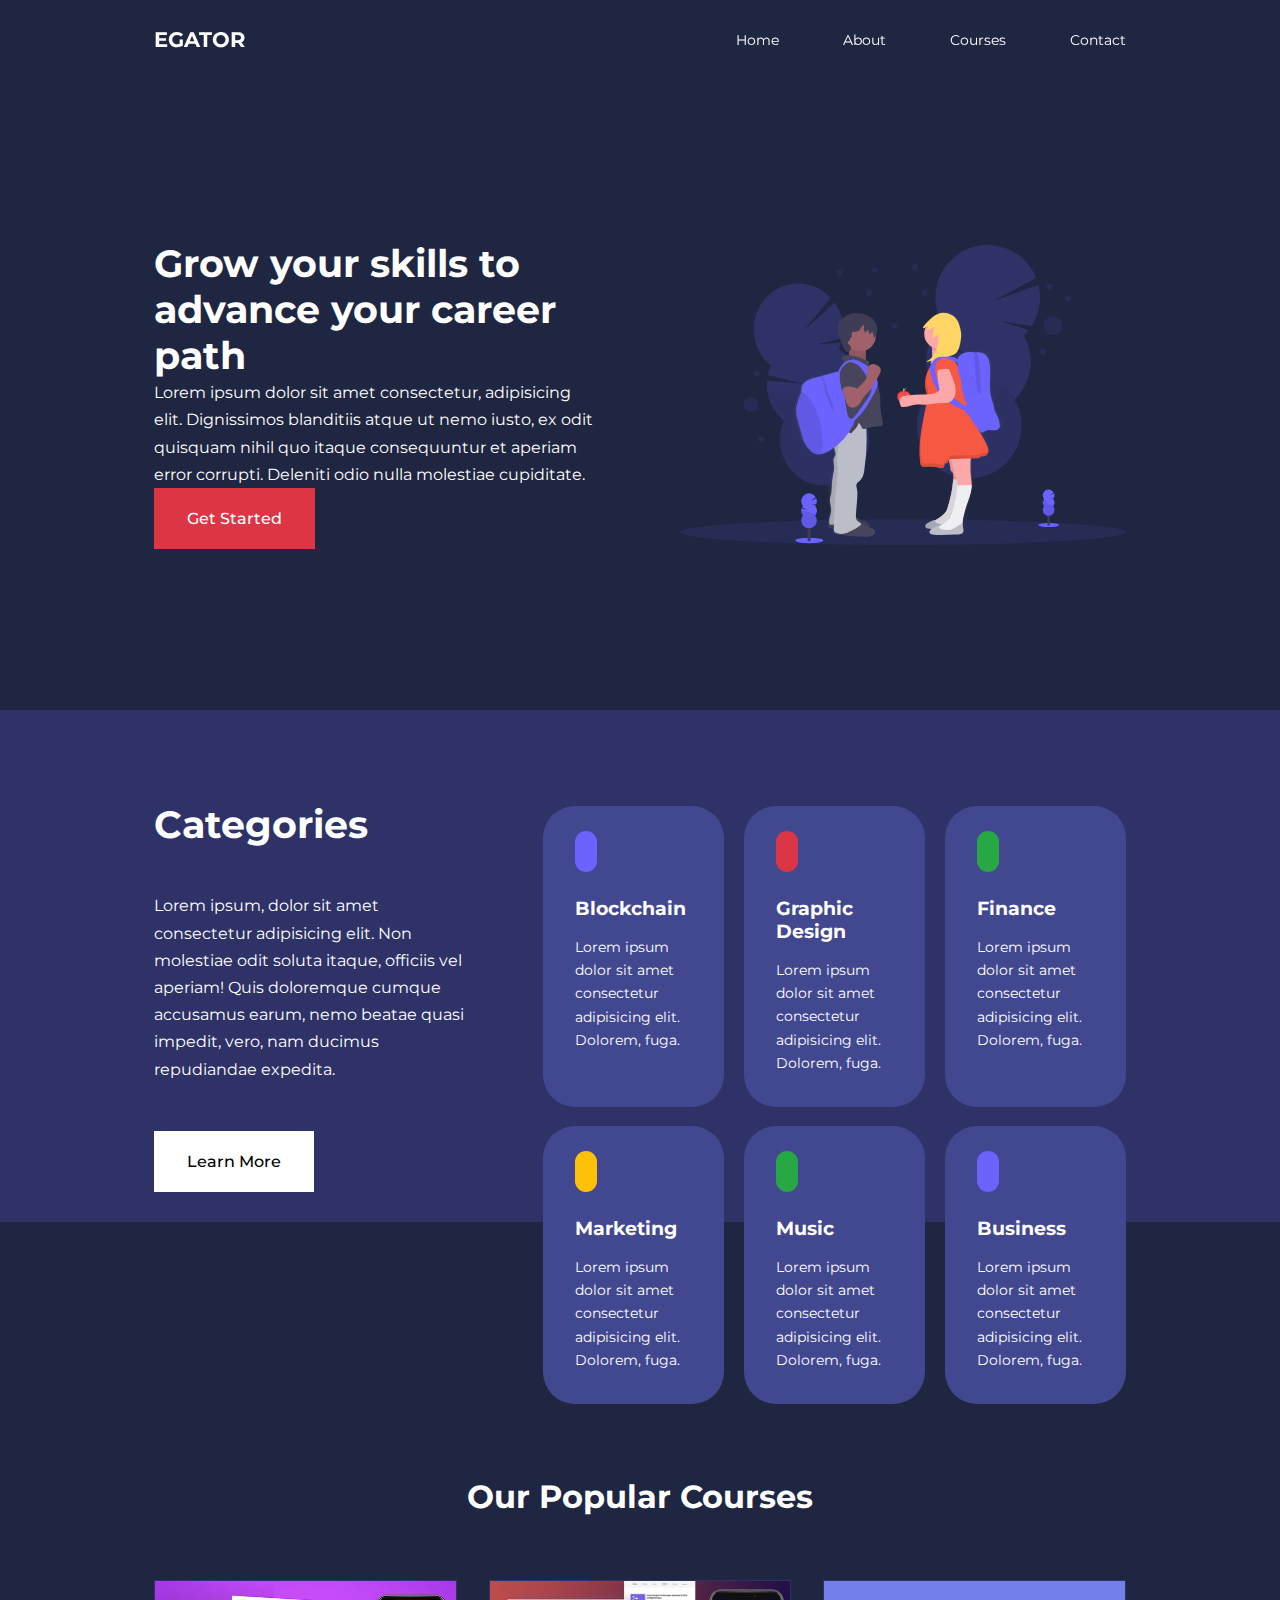
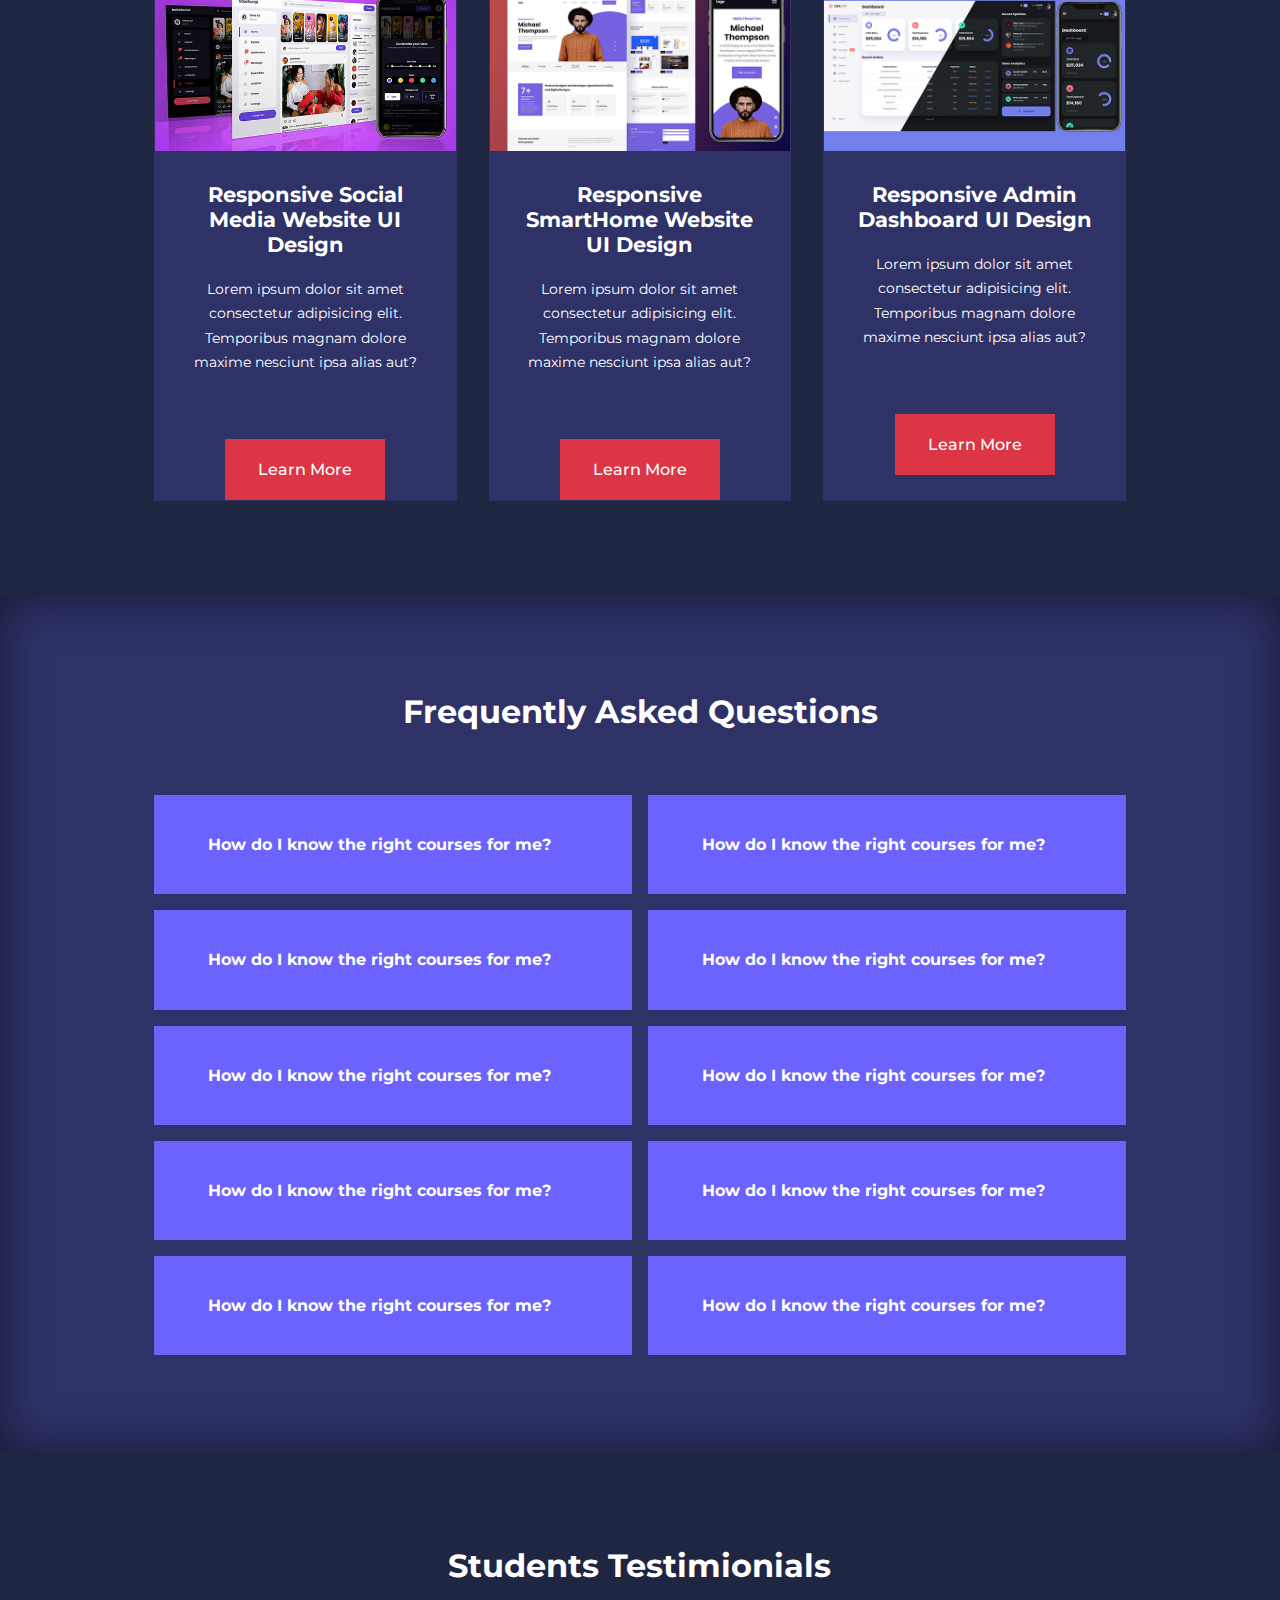
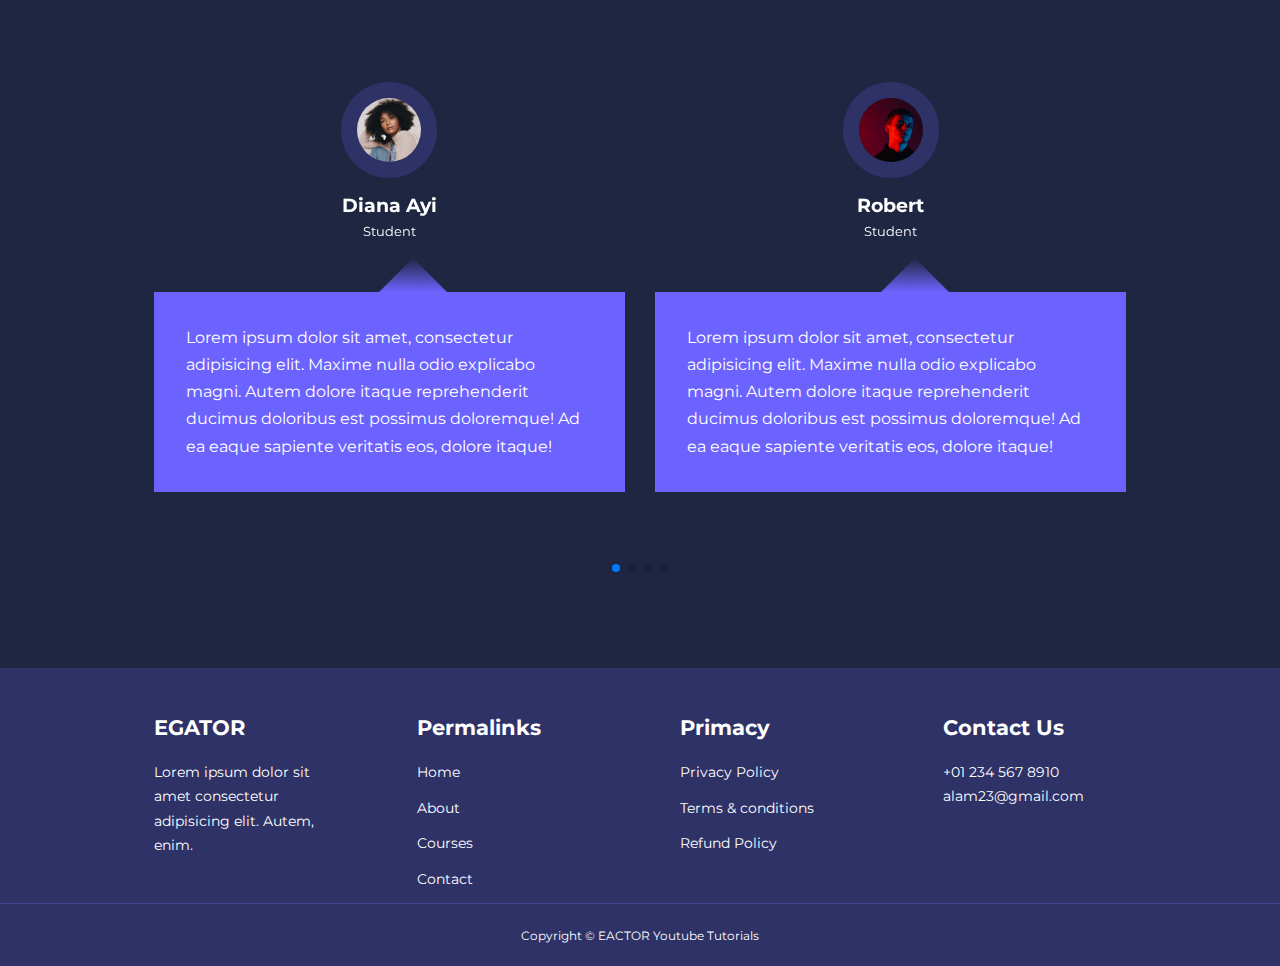
<file: site/index.html>
<!DOCTYPE html>
<html lang="en">
<head>
    <meta charset="UTF-8">
    <meta name="viewport" content="width=device-width, initial-scale=1.0">
    <title>Responsive Multipage Education Website</title>
    <!--FONT-AWESOME-->
    <link rel="stylesheet" href="https://cdnjs.cloudflare.com/ajax/libs/font-awesome/6.5.2/css/all.min.css" 
    integrity="sha512-SnH5WK+bZxgPHs44uWIX+LLJAJ9/2PkPKZ5QiAj6Ta86w+fsb2TkcmfRyVX3pBnMFcV7oQPJkl9QevSCWr3W6A==" 
    crossorigin="anonymous" referrerpolicy="no-referrer" />
    <!--GOOGLE-FONTS-->
    <link rel="preconnect" href="https://fonts.googleapis.com">
    <link rel="preconnect" href="https://fonts.gstatic.com" crossorigin>
    <link href="https://fonts.googleapis.com/css2?family=Montserrat:ital,wght@0,100..900;1,100..900&display=swap" rel="stylesheet">
    <!--SWIPER-JS-->
    <link
  rel="stylesheet"
  href="https://cdn.jsdelivr.net/npm/swiper@11/swiper-bundle.min.css"/>

    <link rel="stylesheet" href="css\style.css">
</head>
<body>
    <nav>
        <div class="container nav__container">
            <a href="index.html"><h4>EGATOR</h4></a>
            <ul class="nav__menu">
                <li><a href="index.html">Home</a></li>
                <li><a href="about.html">About</a></li>
                <li><a href="courses.html">Courses</a></li>
                <li><a href="contact.html">Contact</a></li>
            </ul>
            <button id="open-menu-btn"><i class="fa-solid fa-bars"></i></button>
            <button id="close-menu-btn"><i class="fa-solid fa-xmark"></i></button>
        </div>
    </nav>
    <!--END OF NAVBAR-->
    <header>
        <div class="container header__container">
            <div class="header__left">
                <h1>Grow your skills to advance your career path</h1>
                <p>Lorem ipsum dolor sit amet consectetur, adipisicing elit. 
                    Dignissimos blanditiis atque ut nemo iusto, 
                    ex odit quisquam nihil quo itaque consequuntur et aperiam error 
                    corrupti. Deleniti odio nulla molestiae cupiditate.
                </p>
                <a href="courses.html" class="btn btn-primary">Get Started</a>
            </div>
            <div class="header__right">
                <div class="header__right-image">
                    <img src="images\header.svg">
                </div>
            </div>
        </div>
    </header>
    <!--END OF HEADER-->

    <section class="categories">
        <div class="container categories__container">
            <div class="categories__left">
                <h1>Categories</h1>
                <p>Lorem ipsum, dolor sit amet consectetur adipisicing elit.
                     Non molestiae odit soluta itaque, officiis vel aperiam!
                      Quis doloremque cumque accusamus earum, nemo beatae 
                      quasi impedit, vero, nam ducimus repudiandae expedita.
                </p>
                <a href="#" class="btn">Learn More</a>
            </div>

            <div class="categories__right">
                <article class="category">
                    <span class="category__icon"><i class="fa-brands fa-bitcoin"></i></span>
                    <h5>Blockchain</h5>
                    <p>Lorem ipsum dolor sit amet consectetur adipisicing elit. Dolorem, fuga.</p>
                </article>

                <article class="category">
                    <span class="category__icon"><i class="fa-solid fa-palette"></i></span>
                    <h5>Graphic Design</h5>
                    <p>Lorem ipsum dolor sit amet consectetur adipisicing elit. Dolorem, fuga.</p>
                </article>

                <article class="category">
                    <span class="category__icon"><i class="fa-solid fa-circle-dollar-to-slot"></i></span>
                    <h5>Finance</h5>
                    <p>Lorem ipsum dolor sit amet consectetur adipisicing elit. Dolorem, fuga.</p>
                </article>

                <article class="category">
                    <span class="category__icon"><i class="fa-solid fa-bullhorn"></i></span>
                    <h5>Marketing</h5>
                    <p>Lorem ipsum dolor sit amet consectetur adipisicing elit. Dolorem, fuga.</p>
                </article>

                <article class="category">
                    <span class="category__icon"><i class="fa-solid fa-music"></i></i></span>
                    <h5>Music</h5>
                    <p>Lorem ipsum dolor sit amet consectetur adipisicing elit. Dolorem, fuga.</p>
                </article>

                <article class="category">
                    <span class="category__icon"><i class="fa-solid fa-business-time"></i></span>
                    <h5>Business</h5>
                    <p>Lorem ipsum dolor sit amet consectetur adipisicing elit. Dolorem, fuga.</p>
                </article>

            </div>
        </div>
    </section>
    <!--END OF CATEGORIES-->


<section class="courses">
    <h2>Our Popular Courses</h2>
    <div class="container courses__container">
        <article class="course">
            <div class="course__image">
                <img src="images\course1.jpg">
            </div>
            <div class="course__info">
                <h4>Responsive Social Media Website UI Design</h4>
            <p>Lorem ipsum dolor sit amet consectetur adipisicing elit. Temporibus magnam dolore
                 maxime nesciunt ipsa alias aut?
            </p>
            </div>
            <a href="courses.html" class="btn btn-primary".>Learn More</a>
        </article>

        <article class="course">
            <div class="course__image">
                <img src="images\course2.jpg">
            </div>
            <div class="course__info">
                <h4>Responsive SmartHome Website UI Design</h4>
            <p>Lorem ipsum dolor sit amet consectetur adipisicing elit. Temporibus magnam dolore
                 maxime nesciunt ipsa alias aut?
            </p>
            </div>
            <a href="courses.html" class="btn btn-primary".>Learn More</a>
        </article>

        <article class="course">
            <div class="course__image">
                <img src="images\course3.jpg">
            </div>
            <div class="course__info">
                <h4>Responsive Admin Dashboard UI Design</h4>
            <p>Lorem ipsum dolor sit amet consectetur adipisicing elit. Temporibus magnam dolore
                 maxime nesciunt ipsa alias aut?
            </p>
            </div>
            <a href="courses.html" class="btn btn-primary".>Learn More</a>
        </article>

    </div>
</section>

<!---------END OF COURSES --------->

<section class="faqs">
    <h2>Frequently Asked Questions</h2>
    <div class="container faqs__container">
        <article class="faq">
           <div class="faq__icon"><i class="fa-solid fa-plus"></i></div>
           <div class="question__answer">
            <h4>How do I know the right courses for me?</h4>
            <p>Lorem ipsum, dolor sit amet consectetur adipisicing elit. Velit, perferendis quos expedita dignissimos, earum veniam accusamus consectetur reprehenderit eum blanditiis doloremque veritatis voluptate 
                tempora provident inventore ab, consequuntur animi 
                molestiae.
            </p>
           </div>
        </article>

        <article class="faq">
            <div class="faq__icon"><i class="fa-solid fa-plus"></i></div>
            <div class="question__answer">
             <h4>How do I know the right courses for me?</h4>
             <p>Lorem ipsum, dolor sit amet consectetur adipisicing elit. Velit, perferendis quos expedita dignissimos, earum veniam accusamus consectetur reprehenderit eum blanditiis doloremque veritatis voluptate 
                 tempora provident inventore ab, consequuntur animi 
                 molestiae.
             </p>
            </div>
         </article>

         <article class="faq">
            <div class="faq__icon"><i class="fa-solid fa-plus"></i></div>
            <div class="question__answer">
             <h4>How do I know the right courses for me?</h4>
             <p>Lorem ipsum, dolor sit amet consectetur adipisicing elit. Velit, perferendis quos expedita dignissimos, earum veniam accusamus consectetur reprehenderit eum blanditiis doloremque veritatis voluptate 
                 tempora provident inventore ab, consequuntur animi 
                 molestiae.
             </p>
            </div>
         </article>

         <article class="faq">
            <div class="faq__icon"><i class="fa-solid fa-plus"></i></div>
            <div class="question__answer">
             <h4>How do I know the right courses for me?</h4>
             <p>Lorem ipsum, dolor sit amet consectetur adipisicing elit. Velit, perferendis quos expedita dignissimos, earum veniam accusamus consectetur reprehenderit eum blanditiis doloremque veritatis voluptate 
                 tempora provident inventore ab, consequuntur animi 
                 molestiae.
             </p>
            </div>
         </article>

         <article class="faq">
            <div class="faq__icon"><i class="fa-solid fa-plus"></i></div>
            <div class="question__answer">
             <h4>How do I know the right courses for me?</h4>
             <p>Lorem ipsum, dolor sit amet consectetur adipisicing elit. Velit, perferendis quos expedita dignissimos, earum veniam accusamus consectetur reprehenderit eum blanditiis doloremque veritatis voluptate 
                 tempora provident inventore ab, consequuntur animi 
                 molestiae.
             </p>
            </div>
         </article>

         <article class="faq">
            <div class="faq__icon"><i class="fa-solid fa-plus"></i></div>
            <div class="question__answer">
             <h4>How do I know the right courses for me?</h4>
             <p>Lorem ipsum, dolor sit amet consectetur adipisicing elit. Velit, perferendis quos expedita dignissimos, earum veniam accusamus consectetur reprehenderit eum blanditiis doloremque veritatis voluptate 
                 tempora provident inventore ab, consequuntur animi 
                 molestiae.
             </p>
            </div>
         </article>

         <article class="faq">
            <div class="faq__icon"><i class="fa-solid fa-plus"></i></div>
            <div class="question__answer">
             <h4>How do I know the right courses for me?</h4>
             <p>Lorem ipsum, dolor sit amet consectetur adipisicing elit. Velit, perferendis quos expedita dignissimos, earum veniam accusamus consectetur reprehenderit eum blanditiis doloremque veritatis voluptate 
                 tempora provident inventore ab, consequuntur animi 
                 molestiae.
             </p>
            </div>
         </article>

         <article class="faq">
            <div class="faq__icon"><i class="fa-solid fa-plus"></i></div>
            <div class="question__answer">
             <h4>How do I know the right courses for me?</h4>
             <p>Lorem ipsum, dolor sit amet consectetur adipisicing elit. Velit, perferendis quos expedita dignissimos, earum veniam accusamus consectetur reprehenderit eum blanditiis doloremque veritatis voluptate 
                 tempora provident inventore ab, consequuntur animi 
                 molestiae.
             </p>
            </div>
         </article>

         <article class="faq">
            <div class="faq__icon"><i class="fa-solid fa-plus"></i></div>
            <div class="question__answer">
             <h4>How do I know the right courses for me?</h4>
             <p>Lorem ipsum, dolor sit amet consectetur adipisicing elit. Velit, perferendis quos expedita dignissimos, earum veniam accusamus consectetur reprehenderit eum blanditiis doloremque veritatis voluptate 
                 tempora provident inventore ab, consequuntur animi 
                 molestiae.
             </p>
            </div>
         </article>

         <article class="faq">
            <div class="faq__icon"><i class="fa-solid fa-plus"></i></div>
            <div class="question__answer">
             <h4>How do I know the right courses for me?</h4>
             <p>Lorem ipsum, dolor sit amet consectetur adipisicing elit. Velit, perferendis quos expedita dignissimos, earum veniam accusamus consectetur reprehenderit eum blanditiis doloremque veritatis voluptate 
                 tempora provident inventore ab, consequuntur animi 
                 molestiae.
             </p>
            </div>
         </article>

        
    </div>
</section>

<!--END OF FAQ-->

    <section class="container testimonial__container mySwiper">
        <h2>Students Testimionials</h2>
        <div class="swiper-wrapper">
        <article class="testimonial swiper-slide">
            <div class="avatar">
                <img src="images\avatar1.jpg">
            </div>
            <div class="testimonial__info">
                <h5>Diana Ayi</h5>
                <small>Student</small>
            </div>
            <div class="testimonial__body">
                <p>Lorem ipsum dolor sit amet, consectetur adipisicing elit. 
                    Maxime nulla odio explicabo magni. Autem dolore itaque 
                    reprehenderit ducimus doloribus est possimus doloremque!
                     Ad ea eaque sapiente veritatis eos, dolore itaque!
                </p>
            </div>
        </article>
    
        <article class="testimonial swiper-slide">
            <div class="avatar">
                <img src="images\avatar2.jpg">
            </div>
            <div class="testimonial__info">
                <h5>Robert</h5>
                <small>Student</small>
            </div>
            <div class="testimonial__body">
                <p>Lorem ipsum dolor sit amet, consectetur adipisicing elit. 
                    Maxime nulla odio explicabo magni. Autem dolore itaque 
                    reprehenderit ducimus doloribus est possimus doloremque!
                     Ad ea eaque sapiente veritatis eos, dolore itaque!
                </p>
            </div>
        </article>

        <article class="testimonial swiper-slide">
            <div class="avatar">
                <img src="images\avatar4.jpg">
            </div>
            <div class="testimonial__info">
                <h5>Eva</h5>
                <small>Student</small>
            </div>
            <div class="testimonial__body">
                <p>Lorem ipsum dolor sit amet, consectetur adipisicing elit. 
                    Maxime nulla odio explicabo magni. Autem dolore itaque 
                    reprehenderit ducimus doloribus est possimus doloremque!
                     Ad ea eaque sapiente veritatis eos, dolore itaque!
                </p>
            </div>
        </article>

        <article class="testimonial swiper-slide">
            <div class="avatar">
                <img src="images\avatar5.jpg">
            </div>
            <div class="testimonial__info">
                <h5>Katty</h5>
                <small>Student</small>
            </div>
            <div class="testimonial__body">
                <p>Lorem ipsum dolor sit amet, consectetur adipisicing elit. 
                    Maxime nulla odio explicabo magni. Autem dolore itaque 
                    reprehenderit ducimus doloribus est possimus doloremque!
                     Ad ea eaque sapiente veritatis eos, dolore itaque!
                </p>
            </div>
        </article>

        <article class="testimonial swiper-slide">
            <div class="avatar">
                <img src="images\avatar6.jpg">
            </div>
            <div class="testimonial__info">
                <h5>Emma</h5>
                <small>Student</small>
            </div>
            <div class="testimonial__body">
                <p>Lorem ipsum dolor sit amet, consectetur adipisicing elit. 
                    Maxime nulla odio explicabo magni. Autem dolore itaque 
                    reprehenderit ducimus doloribus est possimus doloremque!
                     Ad ea eaque sapiente veritatis eos, dolore itaque!
                </p>
            </div>
        </article>
        </div>
        <div class="swiper-pagination"></div>   
    </section>

    <!--END OF TESTIMONINALS-->

    <footer class="footer">
        <div class="container footer__container">
            <div class="footer__1">
                <a href="index.html" class="footer__logo"><h4>EGATOR</h4></a>
                <p>
                    Lorem ipsum dolor sit amet consectetur adipisicing elit. Autem, enim.
                </p>
            </div>
       

        <div class="footer__2">
            <h4>Permalinks</h4>
            <ul class="Permalinks">
                <li><a href="index.html">Home</a></li>
                <li><a href="about.html">About</a></li>
                <li><a href="courses.html">Courses</a></li>
                <li><a href="contact.html">Contact</a></li>
            </ul>
        </div>

        <div class="footer3">
            <h4>Primacy</h4>
            <ul class="primary">
                <li>Privacy Policy</li>
                <li>Terms & conditions</li>
                <li>Refund Policy</li>
                
            </ul>
        </div>


        <div class="footer__4">
            <h4>Contact Us</h4>
            <div>
                <p>+01 234 567 8910</p>
                <p>alam23@gmail.com</p>
            </div>
        

        <ul class="footer__socials">
            <li>
                <a href="#"><i class="fa-brands fa-facebook"></i></a>
            </li>
            <li>
                <a href="#"><i class="fa-brands fa-instagram"></i></a>
            </li>
            <li>
                <a href="#"><i class="fa-brands fa-twitter"></i></a>
            </li>
            <li>
                <a href="#"><i class="fa-brands fa-linkedin"></i></a>
            </li>
        </ul>
    </div>

    </div>
    <div class="footer__copyright">
        <small>Copyright &copy; EACTOR Youtube Tutorials</small>
</div>
    </footer>

    <script src="https://cdn.jsdelivr.net/npm/swiper@11/swiper-bundle.min.js"></script>
    <script src="./main.js"></script>
    <script>
        var swiper = new Swiper(".mySwiper", {
          slidesPerView: 1,
          spaceBetween: 30,
          pagination: {
            el: ".swiper-pagination",
            clickable: true,
          },
          //when window width is >=600px
          breakpoints:{
            600:{
                slidesPerView:2
            }
          }


        });
      </script>
</body>
</html>
</file>
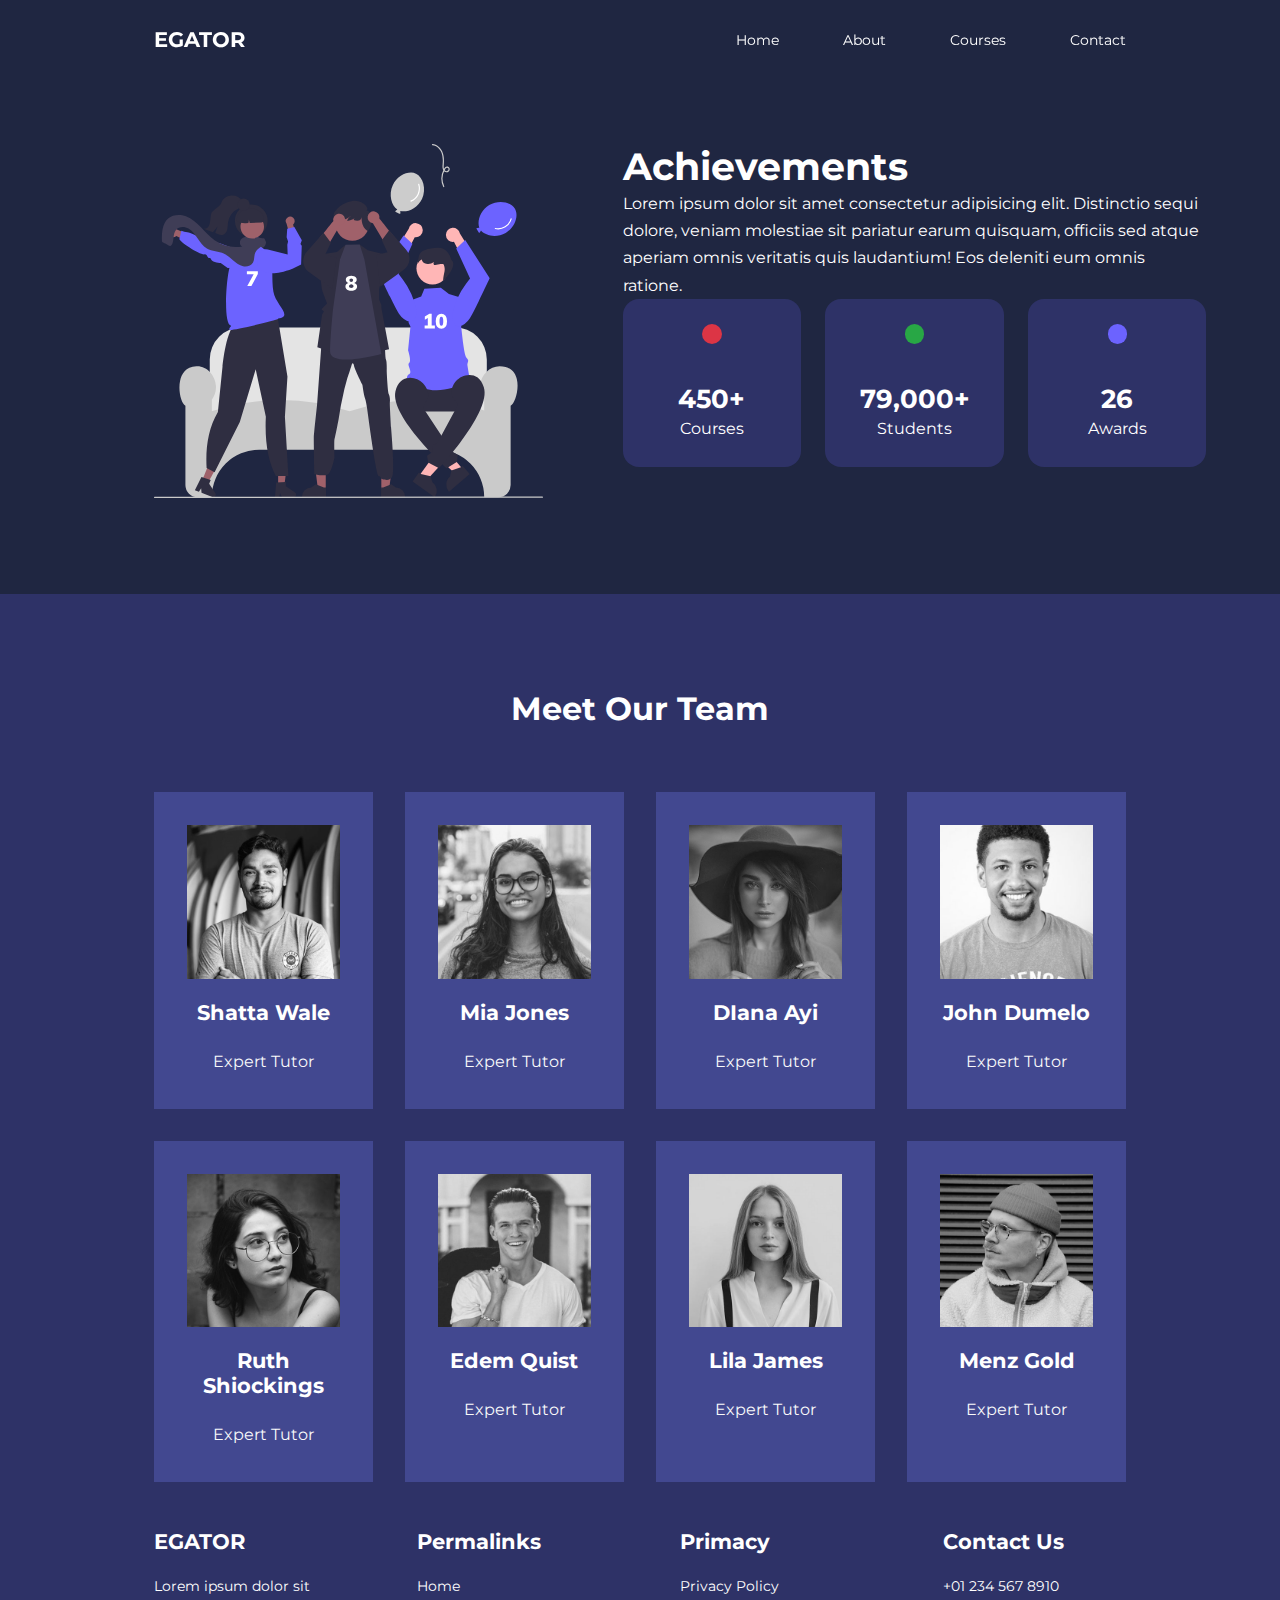
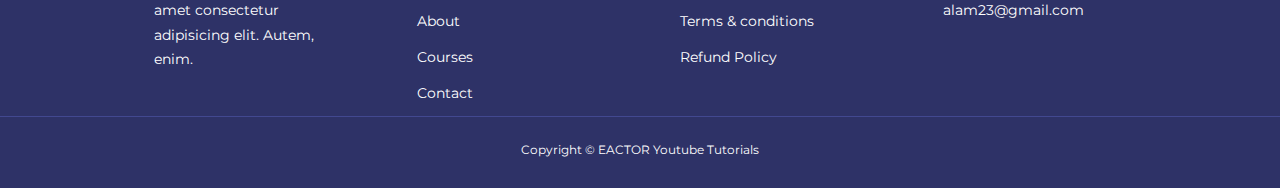
<file: site/about.html>
<!DOCTYPE html>
<html lang="en">
<head>
    <meta charset="UTF-8">
    <meta name="viewport" content="width=device-width, initial-scale=1.0">
    <title>Responsive Multipage Education Website</title>
    <!--FONT-AWESOME-->
    <link rel="stylesheet" href="https://cdnjs.cloudflare.com/ajax/libs/font-awesome/6.5.2/css/all.min.css" 
    integrity="sha512-SnH5WK+bZxgPHs44uWIX+LLJAJ9/2PkPKZ5QiAj6Ta86w+fsb2TkcmfRyVX3pBnMFcV7oQPJkl9QevSCWr3W6A==" 
    crossorigin="anonymous" referrerpolicy="no-referrer" />
    <!--GOOGLE-FONTS-->
    <link rel="preconnect" href="https://fonts.googleapis.com">
    <link rel="preconnect" href="https://fonts.gstatic.com" crossorigin>
    <link href="https://fonts.googleapis.com/css2?family=Montserrat:ital,wght@0,100..900;1,100..900&display=swap" rel="stylesheet">
    <!--SWIPER-JS-->
    <link
  rel="stylesheet"
  href="https://cdn.jsdelivr.net/npm/swiper@11/swiper-bundle.min.css"/>

    <link rel="stylesheet" href="css\style.css">
    <link rel="stylesheet" href="css\about.css">
</head>
<body>
    <nav>
        <div class="container nav__container">
            <a href="index.html"><h4>EGATOR</h4></a>
            <ul class="nav__menu">
                <li><a href="index.html">Home</a></li>
                <li><a href="about.html">About</a></li>
                <li><a href="courses.html">Courses</a></li>
                <li><a href="contact.html">Contact</a></li>
            </ul>
            <button id="open-menu-btn"><i class="fa-solid fa-bars"></i></button>
            <button id="close-menu-btn"><i class="fa-solid fa-xmark"></i></button>
        </div>
    </nav>
    <!--END OF NAVBAR-->
    <section class="about__achievements">
        <div class="container about__achievements-container">
            <div class="about__achievements-left">
                <img src="images\about achievements.svg">
            </div>
            <div class="about__achievements-right">
                <h1>Achievements</h1>
                <p>Lorem ipsum dolor sit amet consectetur adipisicing elit. 
                    Distinctio sequi dolore, veniam molestiae sit pariatur earum quisquam,
                     officiis sed atque aperiam omnis veritatis quis laudantium! Eos deleniti 
                     eum omnis ratione.
                </p>
                <div class="achievements__cards">
                    <article class="achievement__card">
                        <span class="achievement__icon">
                            <i class="fa-solid fa-video"></i>
                        </span>
                            <h3>450+</h3>
                            <p>Courses</p>
                        
                    </article>

                    <article class="achievement__card">
                        <span class="achievement__icon">
                            <i class="fa-solid fa-users"></i>
                        </span>
                            <h3>79,000+</h3>
                            <p>Students</p>
                        
                    </article>

                    <article class="achievement__card">
                        <span class="achievement__icon">
                            <i class="fa-solid fa-award"></i>
                        </span>
                            <h3>26</h3>
                            <p>Awards</p>
                        
                    </article>
                </div>
            </div>
        </div>
    </section>
  
<!--END OF ACHIEVEMENT-->
<section class="team">
    <h2>Meet Our Team</h2>
    <div class="container team__container">
        <article class="team__member">
            <div class="team__member-image">
                <img src="images\tm1.jpg">
            </div>
            <div class="team_member-info">
                <h4>Shatta Wale</h4>
                <p>Expert Tutor</p>
            </div>
            <div class="team__member-socials">
                <a href="https://instagram.com"><i class="fa-brands fa-square-instagram"></i></a>
                <a href="https://twitter.com"><i class="fa-brands fa-square-twitter"></i></i></a>
                <a href="https://linkedin.com"><i class="fa-brands fa-linkedin"></i></i></a>
            </div>
        </article>

        <article class="team__member">
            <div class="team__member-image">
                <img src="images\tm2.jpg">
            </div>
            <div class="team_member-info">
                <h4>Mia Jones</h4>
                <p>Expert Tutor</p>
            </div>
            <div class="team__member-socials">
                <a href="https://instagram.com"><i class="fa-brands fa-square-instagram"></i></a>
                <a href="https://twitter.com"><i class="fa-brands fa-square-twitter"></i></i></a>
                <a href="https://linkedin.com"><i class="fa-brands fa-linkedin"></i></i></a>
            </div>
        </article>

        <article class="team__member">
            <div class="team__member-image">
                <img src="images\tm3.jpg">
            </div>
            <div class="team_member-info">
                <h4>DIana Ayi</h4>
                <p>Expert Tutor</p>
            </div>
            <div class="team__member-socials">
                <a href="https://instagram.com"><i class="fa-brands fa-square-instagram"></i></a>
                <a href="https://twitter.com"><i class="fa-brands fa-square-twitter"></i></i></a>
                <a href="https://linkedin.com"><i class="fa-brands fa-linkedin"></i></i></a>
            </div>
        </article>

        <article class="team__member">
            <div class="team__member-image">
                <img src="images\tm4.jpg">
            </div>
            <div class="team_member-info">
                <h4>John Dumelo</h4>
                <p>Expert Tutor</p>
            </div>
            <div class="team__member-socials">
                <a href="https://instagram.com"><i class="fa-brands fa-square-instagram"></i></a>
                <a href="https://twitter.com"><i class="fa-brands fa-square-twitter"></i></i></a>
                <a href="https://linkedin.com"><i class="fa-brands fa-linkedin"></i></i></a>
            </div>
        </article>

        <article class="team__member">
            <div class="team__member-image">
                <img src="images\tm5.jpg">
            </div>
            <div class="team_member-info">
                <h4>Ruth Shiockings</h4>
                <p>Expert Tutor</p>
            </div>
            <div class="team__member-socials">
                <a href="https://instagram.com"><i class="fa-brands fa-square-instagram"></i></a>
                <a href="https://twitter.com"><i class="fa-brands fa-square-twitter"></i></i></a>
                <a href="https://linkedin.com"><i class="fa-brands fa-linkedin"></i></i></a>
            </div>
        </article>

        <article class="team__member">
            <div class="team__member-image">
                <img src="images\tm6.jpg">
            </div>
            <div class="team_member-info">
                <h4>Edem Quist</h4>
                <p>Expert Tutor</p>
            </div>
            <div class="team__member-socials">
                <a href="https://instagram.com"><i class="fa-brands fa-square-instagram"></i></a>
                <a href="https://twitter.com"><i class="fa-brands fa-square-twitter"></i></i></a>
                <a href="https://linkedin.com"><i class="fa-brands fa-linkedin"></i></i></a>
            </div>
        </article>

        <article class="team__member">
            <div class="team__member-image">
                <img src="images\tm7.jpg">
            </div>
            <div class="team_member-info">
                <h4>Lila James</h4>
                <p>Expert Tutor</p>
            </div>
            <div class="team__member-socials">
                <a href="https://instagram.com"><i class="fa-brands fa-square-instagram"></i></a>
                <a href="https://twitter.com"><i class="fa-brands fa-square-twitter"></i></i></a>
                <a href="https://linkedin.com"><i class="fa-brands fa-linkedin"></i></i></a>
            </div>
        </article>

        <article class="team__member">
            <div class="team__member-image">
                <img src="images\tm8.jpg">
            </div>
            <div class="team_member-info">
                <h4>Menz Gold</h4>
                <p>Expert Tutor</p>
            </div>
            <div class="team__member-socials">
                <a href="https://instagram.com"><i class="fa-brands fa-square-instagram"></i></a>
                <a href="https://twitter.com"><i class="fa-brands fa-square-twitter"></i></i></a>
                <a href="https://linkedin.com"><i class="fa-brands fa-linkedin"></i></i></a>
            </div>
        </article>
    </div>
        

<!--END OF ACHIEVEMENTS-->



<footer class="footer">
    <div class="container footer__container">
        <div class="footer__1">
            <a href="index.html" class="footer__logo"><h4>EGATOR</h4></a>
            <p>
                Lorem ipsum dolor sit amet consectetur adipisicing elit. Autem, enim.
            </p>
        </div>
   

    <div class="footer__2">
        <h4>Permalinks</h4>
        <ul class="Permalinks">
            <li><a href="index.html">Home</a></li>
            <li><a href="about.html">About</a></li>
            <li><a href="courses.html">Courses</a></li>
            <li><a href="contact.html">Contact</a></li>
        </ul>
    </div>

    <div class="footer3">
        <h4>Primacy</h4>
        <ul class="primary">
            <li>Privacy Policy</li>
            <li>Terms & conditions</li>
            <li>Refund Policy</li>
            
        </ul>
    </div>


    <div class="footer__4">
        <h4>Contact Us</h4>
        <div>
            <p>+01 234 567 8910</p>
            <p>alam23@gmail.com</p>
        </div>
    

    <ul class="footer__socials">
        <li>
            <a href="#"><i class="fa-brands fa-facebook"></i></a>
        </li>
        <li>
            <a href="#"><i class="fa-brands fa-instagram"></i></a>
        </li>
        <li>
            <a href="#"><i class="fa-brands fa-twitter"></i></a>
        </li>
        <li>
            <a href="#"><i class="fa-brands fa-linkedin"></i></a>
        </li>
    </ul>
</div>


</div>
<div class="footer__copyright">
    <small>Copyright &copy; EACTOR Youtube Tutorials</small>
</div>
</footer>



<script src="./main.js"></script>
</body>
</html>
</file>
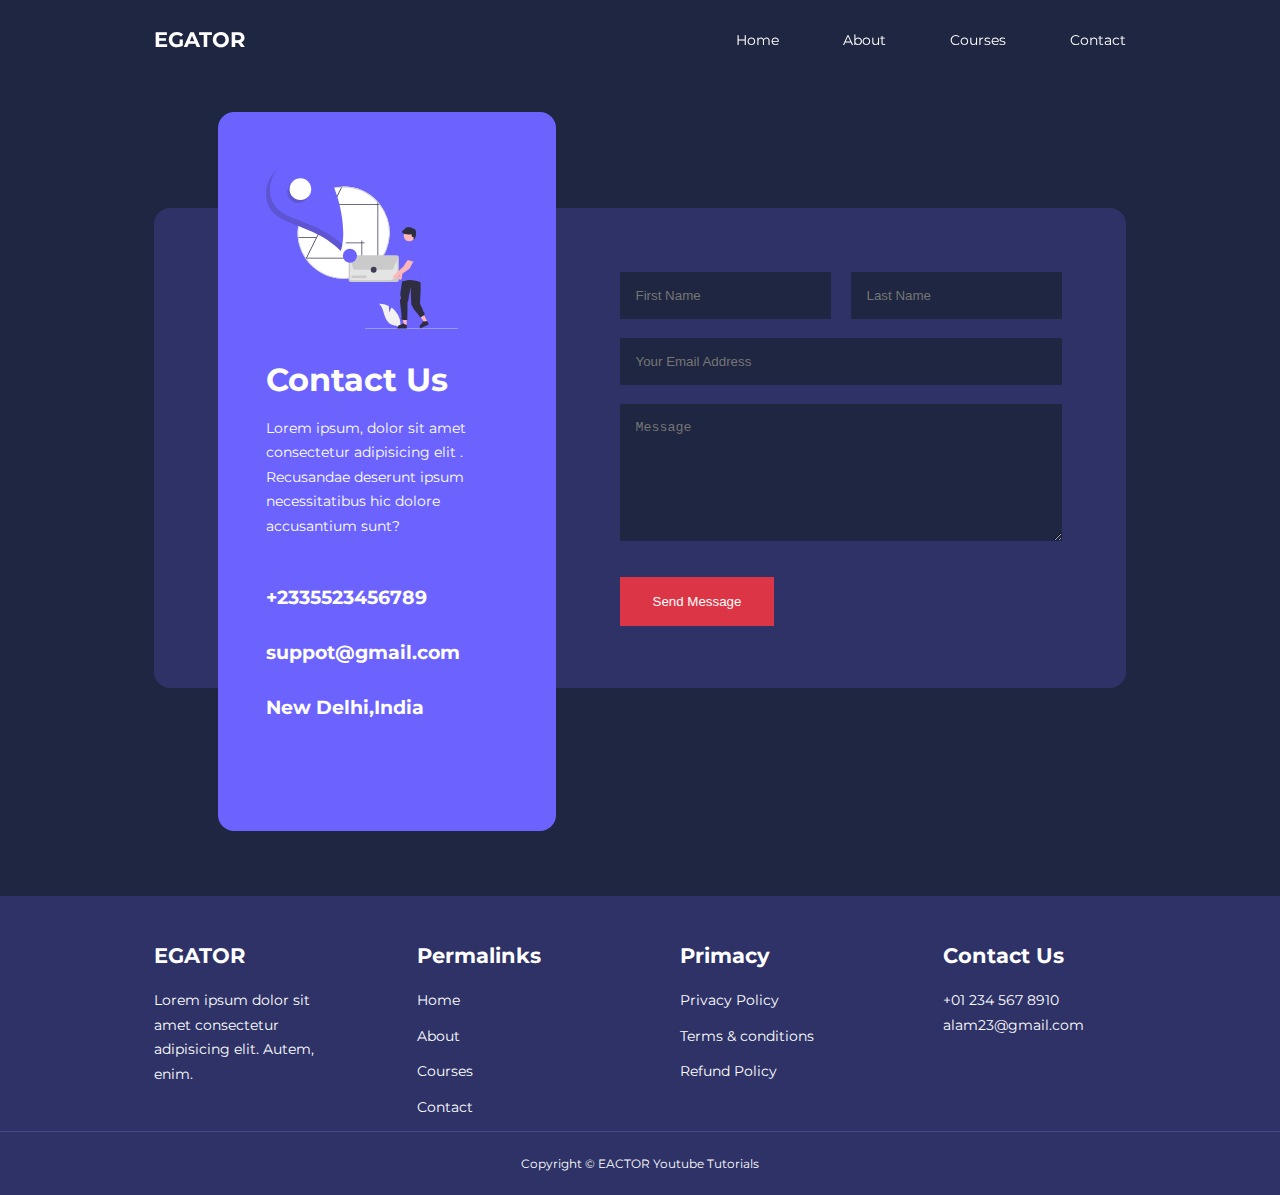
<file: site/contact.html>
<!DOCTYPE html>
<html lang="en">
<head>
    <meta charset="UTF-8">
    <meta name="viewport" content="width=device-width, initial-scale=1.0">
    <title>Responsive Multipage Education Website</title>
    <!--FONT-AWESOME-->
    <link rel="stylesheet" href="https://cdnjs.cloudflare.com/ajax/libs/font-awesome/6.5.2/css/all.min.css" 
    integrity="sha512-SnH5WK+bZxgPHs44uWIX+LLJAJ9/2PkPKZ5QiAj6Ta86w+fsb2TkcmfRyVX3pBnMFcV7oQPJkl9QevSCWr3W6A==" 
    crossorigin="anonymous" referrerpolicy="no-referrer" />
    <!--GOOGLE-FONTS-->
    <link rel="preconnect" href="https://fonts.googleapis.com">
    <link rel="preconnect" href="https://fonts.gstatic.com" crossorigin>
    <link href="https://fonts.googleapis.com/css2?family=Montserrat:ital,wght@0,100..900;1,100..900&display=swap" rel="stylesheet">
    <!--SWIPER-JS-->
    <link
  rel="stylesheet"
  href="https://cdn.jsdelivr.net/npm/swiper@11/swiper-bundle.min.css"/>

    <link rel="stylesheet" href="css\style.css">
    <link rel="stylesheet" href="css\contact.css">


</head>
<body>
    <nav>
        <div class="container nav__container">
            <a href="index.html"><h4>EGATOR</h4></a>
            <ul class="nav__menu">
                <li><a href="index.html">Home</a></li>
                <li><a href="about.html">About</a></li>
                <li><a href="courses.html">Courses</a></li>
                <li><a href="contact.html">Contact</a></li>
            </ul>
            <button id="open-menu-btn"><i class="fa-solid fa-bars"></i></button>
            <button id="close-menu-btn"><i class="fa-solid fa-xmark"></i></button>
        </div>
    </nav>
    <!--END OF NAVBAR-->

    <section class="contact">
        <div class="container contact__container">
            <aside class="contact__aside">
                <div class="aside__image">
                    <img src="images\contact.svg">
                </div>
                <h2>Contact Us</h2>
                <p>Lorem ipsum, dolor sit amet consectetur adipisicing elit
                    . Recusandae deserunt ipsum necessitatibus hic dolore accusantium
                     sunt?
                    </p>
                    <ul class="contact__details">
                        <li>
                            <i class="fa-solid fa-phone-volume"></i>
                            <h5>+2335523456789</h5>
                        </li>
                        <li>
                            <i class="fa-solid fa-envelope"></i>
                            <h5>suppot@gmail.com</h5>
                        </li>
                        <li>
                            <i class="fa-solid fa-location-dot"></i>
                            <h5>New Delhi,India</h5>
                        </li>
                        <ul class="contact__socials">
                            <li>
                                <a href="https://facebook.com"><i class="fa-brands fa-facebook"></i></a>
                            </li>
                            <li>
                                <a href="https://instagram.com"><i class="fa-brands fa-square-instagram"></i></a>
                            </li>
                            <li>
                                <a href="https://linkedin.com"><i class="fa-brands fa-linkedin"></i></a>
                            </li>
                        </ul>
                    </ul>
            </aside>


            <form class="contact__form" >
                <div class="form__name">
                    <input type="text" name="First Name" placeholder="First Name" required>
                    <input type="text" name="Last Name" placeholder="Last Name" required>
                </div>
                <input type="email" name="Email Address" placeholder="Your Email Address" required>
                <textarea name="Message" rows="7" placeholder="Message" required></textarea>
                <button type="submit" class="btn btn-primary">Send Message</button>
            </form>
        </div>
    </section>
    


    <footer class="footer">
        <div class="container footer__container">
            <div class="footer__1">
                <a href="index.html" class="footer__logo"><h4>EGATOR</h4></a>
                <p>
                    Lorem ipsum dolor sit amet consectetur adipisicing elit. Autem, enim.
                </p>
            </div>
       

        <div class="footer__2">
            <h4>Permalinks</h4>
            <ul class="Permalinks">
                <li><a href="index.html">Home</a></li>
                <li><a href="about.html">About</a></li>
                <li><a href="courses.html">Courses</a></li>
                <li><a href="contact.html">Contact</a></li>
            </ul>
        </div>

        <div class="footer3">
            <h4>Primacy</h4>
            <ul class="primary">
                <li>Privacy Policy</li>
                <li>Terms & conditions</li>
                <li>Refund Policy</li>
                
            </ul>
        </div>


        <div class="footer__4">
            <h4>Contact Us</h4>
            <div>
                <p>+01 234 567 8910</p>
                <p>alam23@gmail.com</p>
            </div>
        

        <ul class="footer__socials">
            <li>
                <a href="#"><i class="fa-brands fa-facebook"></i></a>
            </li>
            <li>
                <a href="#"><i class="fa-brands fa-instagram"></i></a>
            </li>
            <li>
                <a href="#"><i class="fa-brands fa-twitter"></i></a>
            </li>
            <li>
                <a href="#"><i class="fa-brands fa-linkedin"></i></a>
            </li>
        </ul>
    </div>

        


    </div>
    <div class="footer__copyright">
        <small>Copyright &copy; EACTOR Youtube Tutorials</small>
</div>
    </footer>


    <script src="./main.js"></script>

</body>
</html>
</file>
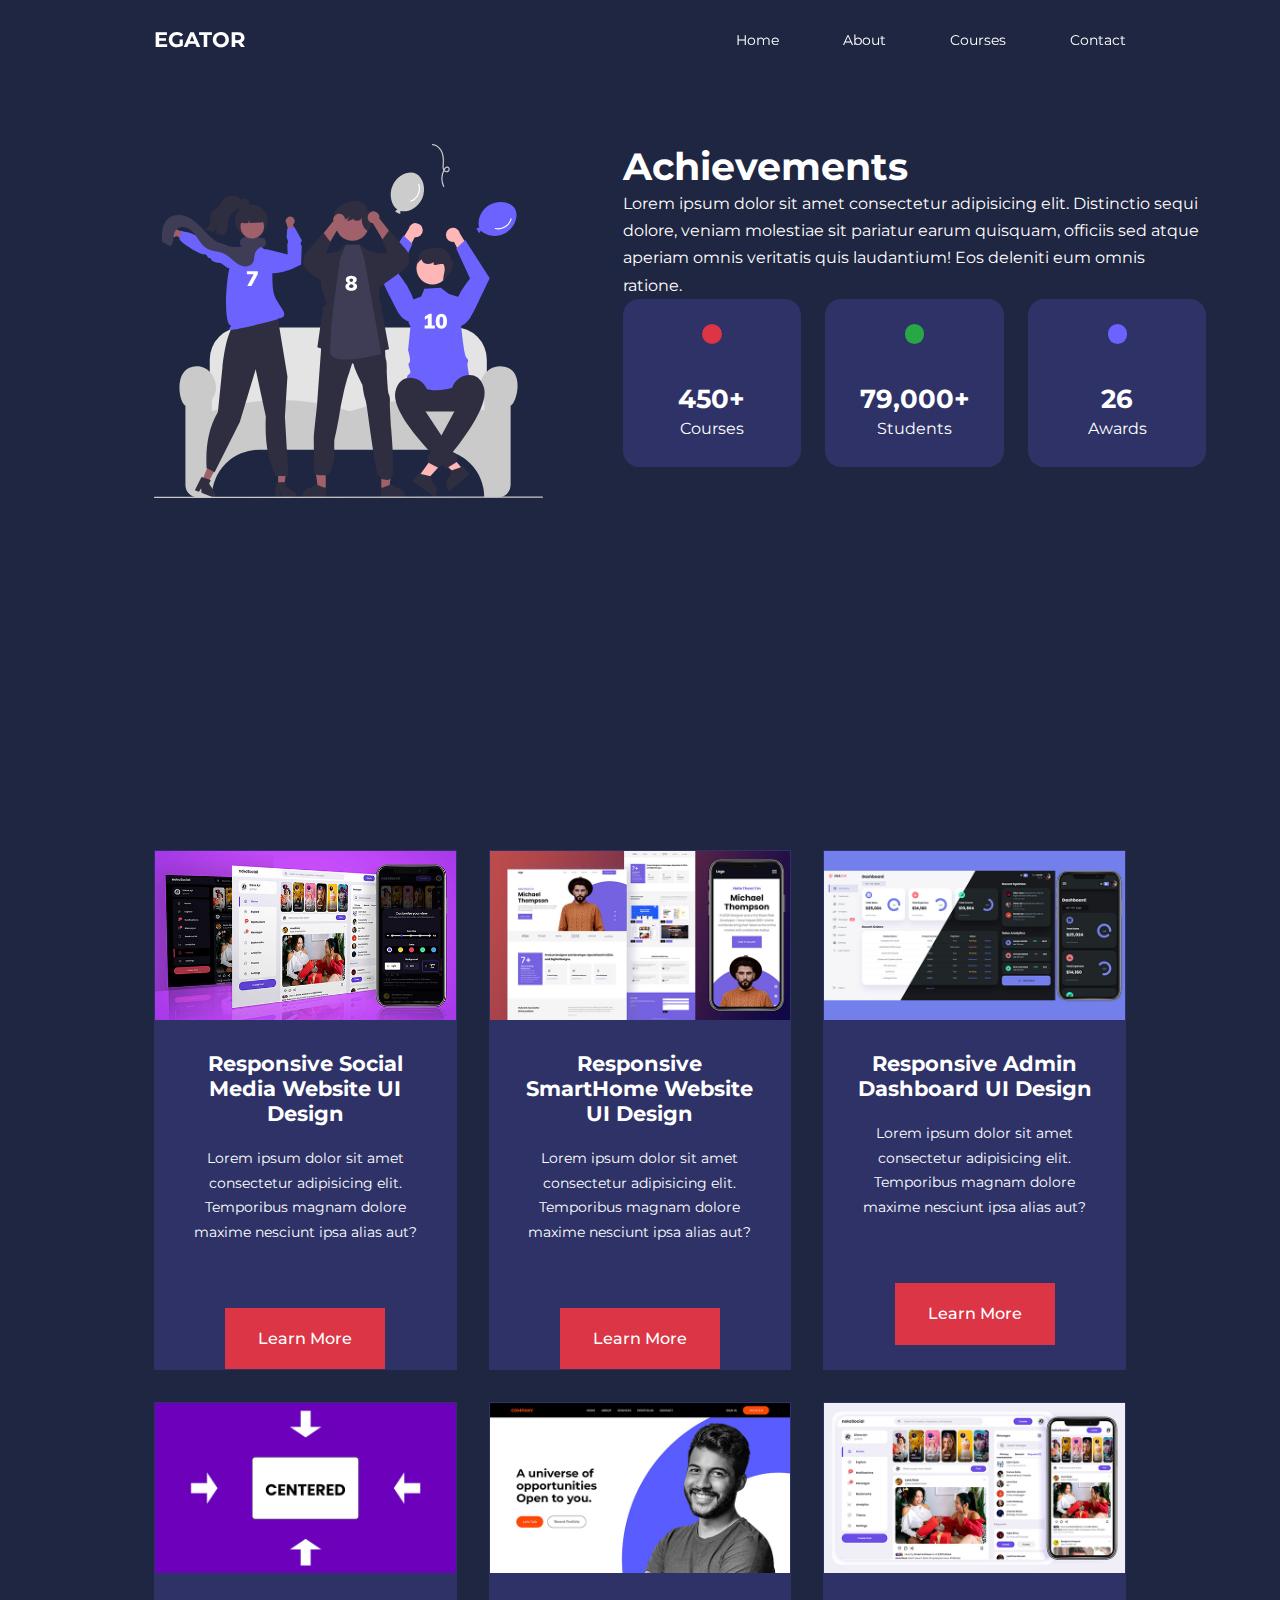
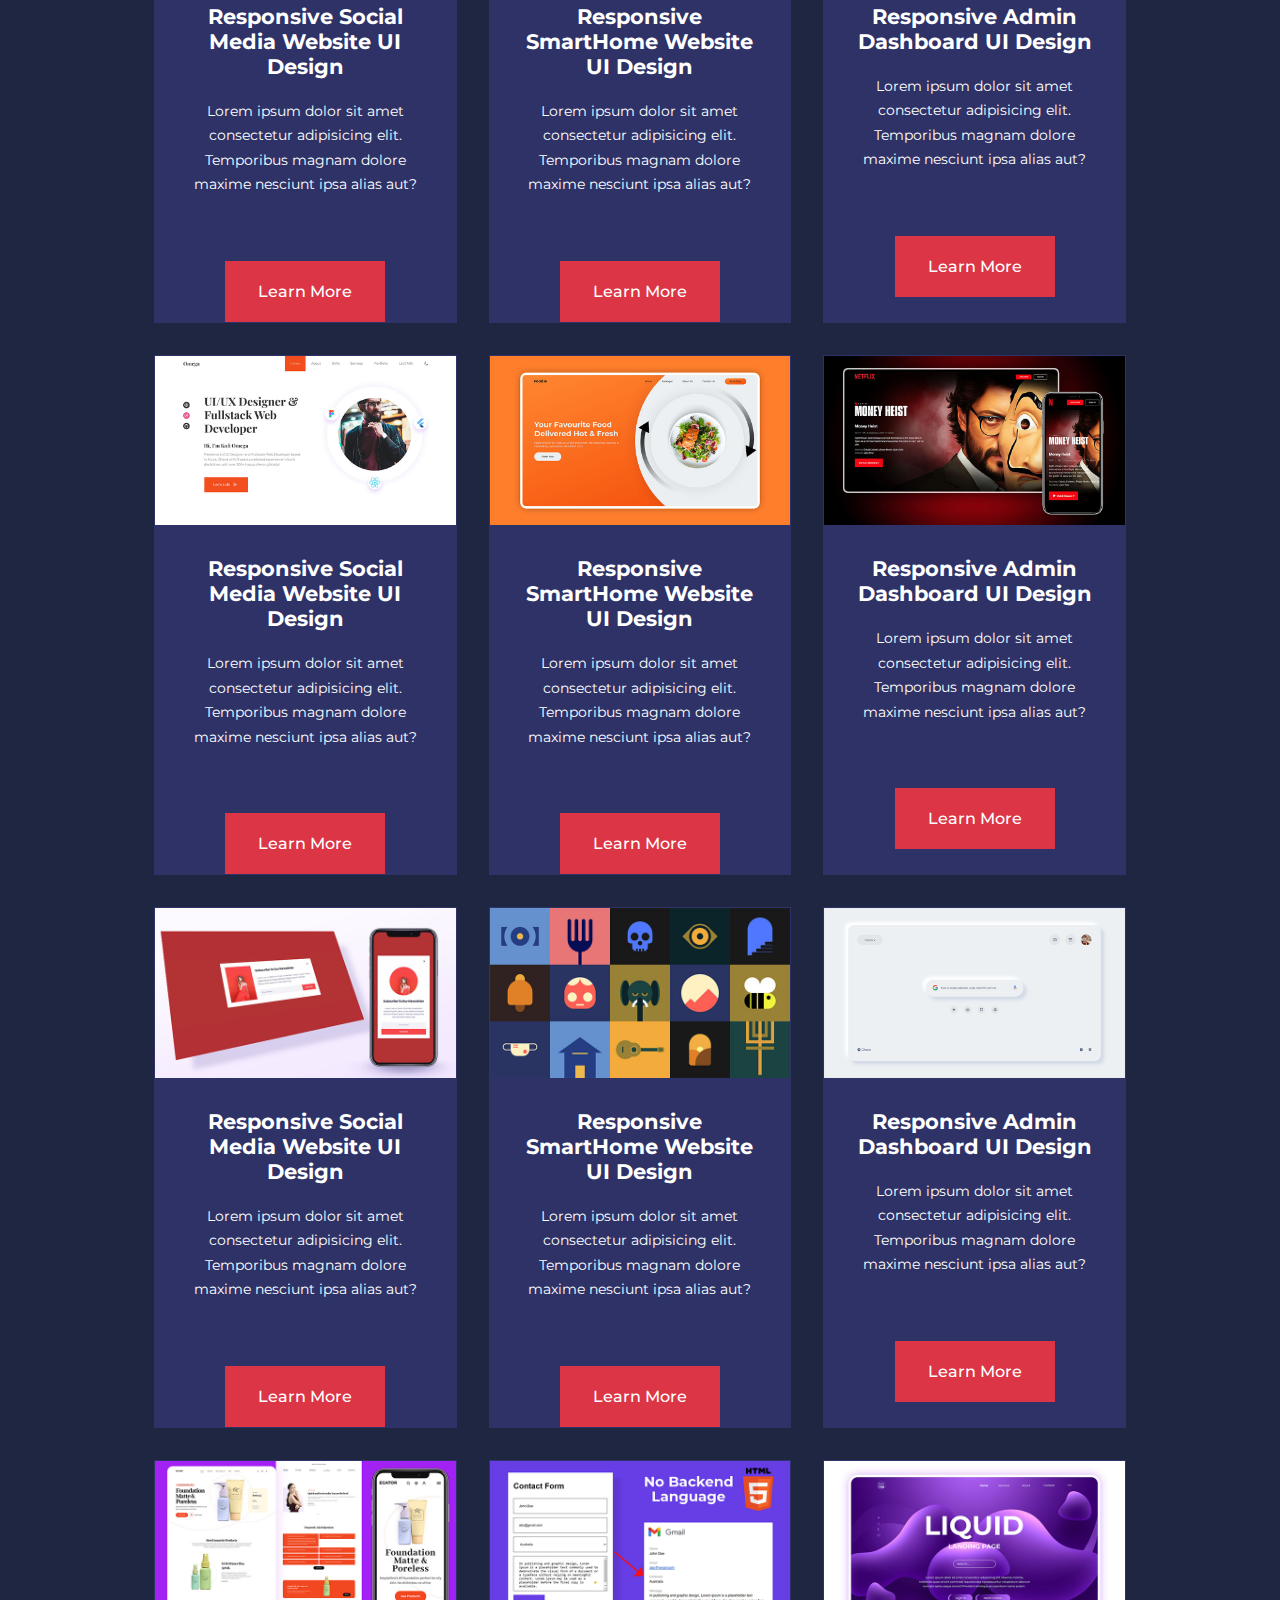
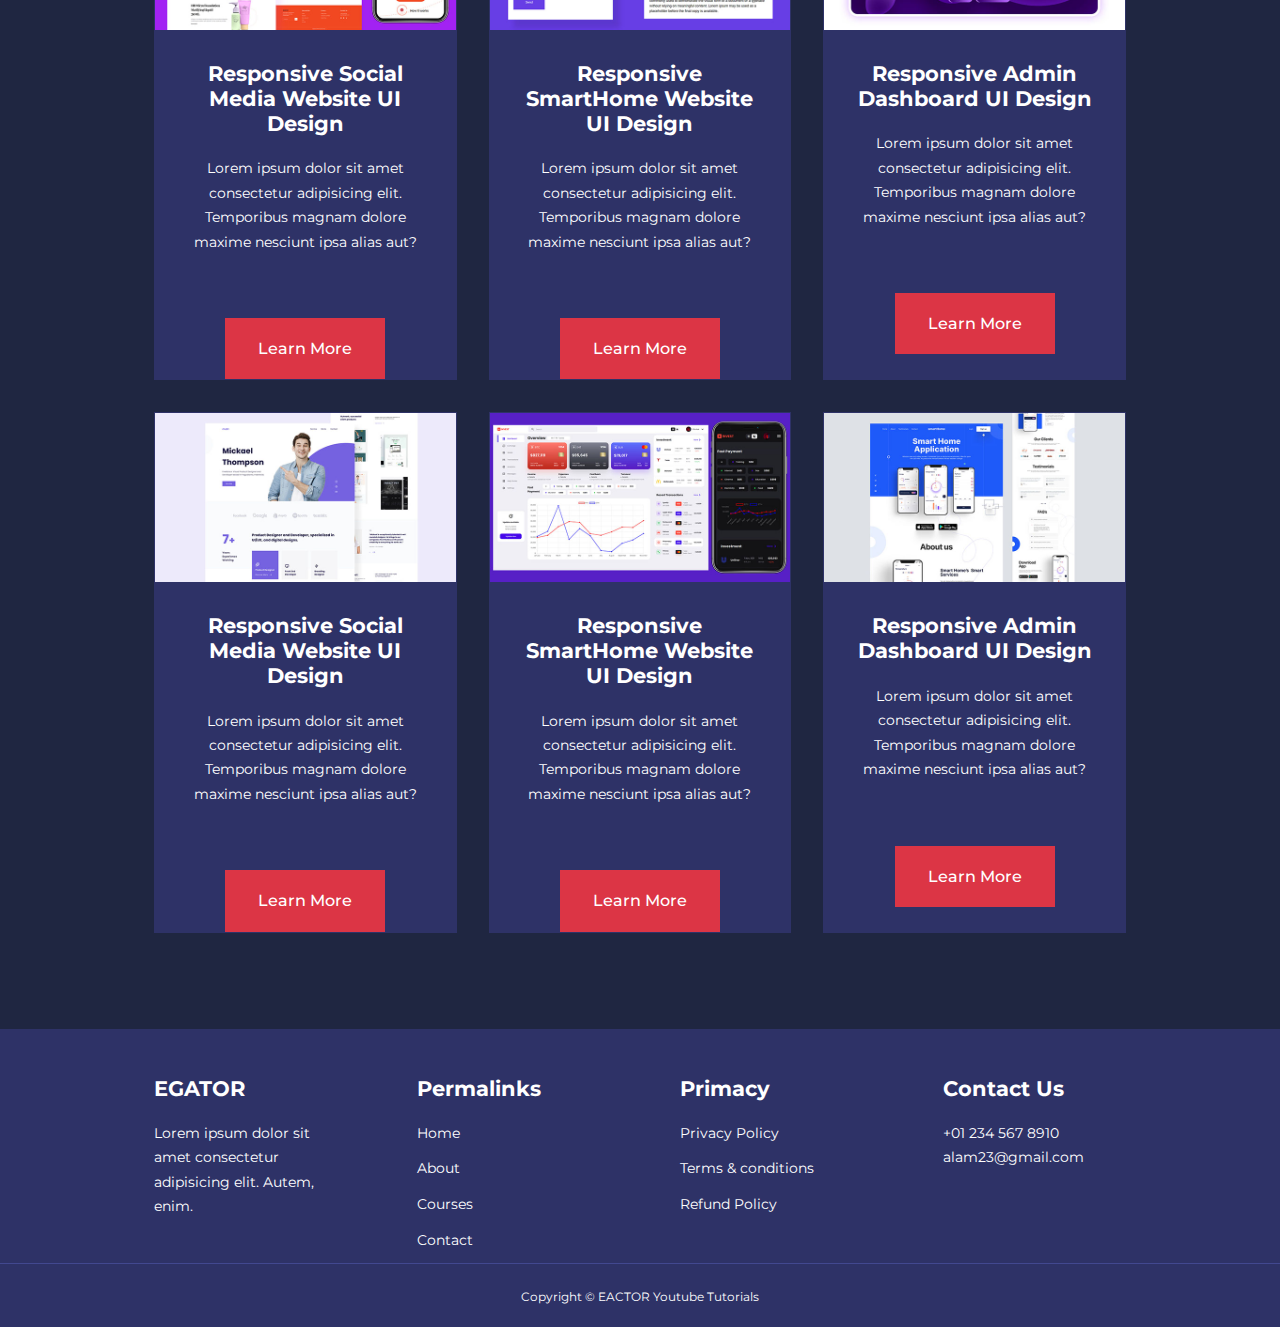
<file: site/courses.html>
<!DOCTYPE html>
<html lang="en">
<head>
    <meta charset="UTF-8">
    <meta name="viewport" content="width=device-width, initial-scale=1.0">
    <title>Responsive Multipage Education Website</title>
    <!--FONT-AWESOME-->
    <link rel="stylesheet" href="https://cdnjs.cloudflare.com/ajax/libs/font-awesome/6.5.2/css/all.min.css" 
    integrity="sha512-SnH5WK+bZxgPHs44uWIX+LLJAJ9/2PkPKZ5QiAj6Ta86w+fsb2TkcmfRyVX3pBnMFcV7oQPJkl9QevSCWr3W6A==" 
    crossorigin="anonymous" referrerpolicy="no-referrer" />
    <!--GOOGLE-FONTS-->
    <link rel="preconnect" href="https://fonts.googleapis.com">
    <link rel="preconnect" href="https://fonts.gstatic.com" crossorigin>
    <link href="https://fonts.googleapis.com/css2?family=Montserrat:ital,wght@0,100..900;1,100..900&display=swap" rel="stylesheet">
    <!--SWIPER-JS-->
    <link
  rel="stylesheet"
  href="https://cdn.jsdelivr.net/npm/swiper@11/swiper-bundle.min.css"/>

    <link rel="stylesheet" href="css\style.css">
    <link rel="stylesheet" href="css\about.css">


</head>
<body>
    <nav>
        <div class="container nav__container">
            <a href="index.html"><h4>EGATOR</h4></a>
            <ul class="nav__menu">
                <li><a href="index.html">Home</a></li>
                <li><a href="about.html">About</a></li>
                <li><a href="courses.html">Courses</a></li>
                <li><a href="contact.html">Contact</a></li>
            </ul>
            <button id="open-menu-btn"><i class="fa-solid fa-bars"></i></button>
            <button id="close-menu-btn"><i class="fa-solid fa-xmark"></i></button>
        </div>
    </nav>
    <!--END OF NAVBAR-->


    <section class="about__achievements">
        <div class="container about__achievements-container">
            <div class="about__achievements-left">
                <img src="images\about achievements.svg">
            </div>
            <div class="about__achievements-right">
                <h1>Achievements</h1>
                <p>Lorem ipsum dolor sit amet consectetur adipisicing elit. 
                    Distinctio sequi dolore, veniam molestiae sit pariatur earum quisquam,
                     officiis sed atque aperiam omnis veritatis quis laudantium! Eos deleniti 
                     eum omnis ratione.
                </p>
                <div class="achievements__cards">
                    <article class="achievement__card">
                        <span class="achievement__icon">
                            <i class="fa-solid fa-video"></i>
                        </span>
                            <h3>450+</h3>
                            <p>Courses</p>
                        
                    </article>

                    <article class="achievement__card">
                        <span class="achievement__icon">
                            <i class="fa-solid fa-users"></i>
                        </span>
                            <h3>79,000+</h3>
                            <p>Students</p>
                        
                    </article>

                    <article class="achievement__card">
                        <span class="achievement__icon">
                            <i class="fa-solid fa-award"></i>
                        </span>
                            <h3>26</h3>
                            <p>Awards</p>
                        
                    </article>
                </div>
            </div>
        </div>
    </section>
  
<!--END OF ACHIEVEMENT-->


<section class="courses">
    <div class="container courses__container">
        <article class="course">
            <div class="course__image">
                <img src="images\course1.jpg">
            </div>
            <div class="course__info">
                <h4>Responsive Social Media Website UI Design</h4>
            <p>Lorem ipsum dolor sit amet consectetur adipisicing elit. Temporibus magnam dolore
                 maxime nesciunt ipsa alias aut?
            </p>
            </div>
            <a href="courses.html" class="btn btn-primary".>Learn More</a>
        </article>

        <article class="course">
            <div class="course__image">
                <img src="images\course2.jpg">
            </div>
            <div class="course__info">
                <h4>Responsive SmartHome Website UI Design</h4>
            <p>Lorem ipsum dolor sit amet consectetur adipisicing elit. Temporibus magnam dolore
                 maxime nesciunt ipsa alias aut?
            </p>
            </div>
            <a href="courses.html" class="btn btn-primary".>Learn More</a>
        </article>

        <article class="course">
            <div class="course__image">
                <img src="images\course3.jpg">
            </div>
            <div class="course__info">
                <h4>Responsive Admin Dashboard UI Design</h4>
            <p>Lorem ipsum dolor sit amet consectetur adipisicing elit. Temporibus magnam dolore
                 maxime nesciunt ipsa alias aut?
            </p>
            </div>
            <a href="courses.html" class="btn btn-primary".>Learn More</a>
        </article>

        <article class="course">
            <div class="course__image">
                <img src="images\course4.jpg">
            </div>
            <div class="course__info">
                <h4>Responsive Social Media Website UI Design</h4>
            <p>Lorem ipsum dolor sit amet consectetur adipisicing elit. Temporibus magnam dolore
                 maxime nesciunt ipsa alias aut?
            </p>
            </div>
            <a href="courses.html" class="btn btn-primary".>Learn More</a>
        </article>

        <article class="course">
            <div class="course__image">
                <img src="images\course5.jpg">
            </div>
            <div class="course__info">
                <h4>Responsive SmartHome Website UI Design</h4>
            <p>Lorem ipsum dolor sit amet consectetur adipisicing elit. Temporibus magnam dolore
                 maxime nesciunt ipsa alias aut?
            </p>
            </div>
            <a href="courses.html" class="btn btn-primary".>Learn More</a>
        </article>

        <article class="course">
            <div class="course__image">
                <img src="images\course6.jpg">
            </div>
            <div class="course__info">
                <h4>Responsive Admin Dashboard UI Design</h4>
            <p>Lorem ipsum dolor sit amet consectetur adipisicing elit. Temporibus magnam dolore
                 maxime nesciunt ipsa alias aut?
            </p>
            </div>
            <a href="courses.html" class="btn btn-primary".>Learn More</a>
        </article>

        <article class="course">
            <div class="course__image">
                <img src="images\course7.jpg">
            </div>
            <div class="course__info">
                <h4>Responsive Social Media Website UI Design</h4>
            <p>Lorem ipsum dolor sit amet consectetur adipisicing elit. Temporibus magnam dolore
                 maxime nesciunt ipsa alias aut?
            </p>
            </div>
            <a href="courses.html" class="btn btn-primary".>Learn More</a>
        </article>

        <article class="course">
            <div class="course__image">
                <img src="images\course8.jpg">
            </div>
            <div class="course__info">
                <h4>Responsive SmartHome Website UI Design</h4>
            <p>Lorem ipsum dolor sit amet consectetur adipisicing elit. Temporibus magnam dolore
                 maxime nesciunt ipsa alias aut?
            </p>
            </div>
            <a href="courses.html" class="btn btn-primary".>Learn More</a>
        </article>

        <article class="course">
            <div class="course__image">
                <img src="images\course9.jpg">
            </div>
            <div class="course__info">
                <h4>Responsive Admin Dashboard UI Design</h4>
            <p>Lorem ipsum dolor sit amet consectetur adipisicing elit. Temporibus magnam dolore
                 maxime nesciunt ipsa alias aut?
            </p>
            </div>
            <a href="courses.html" class="btn btn-primary".>Learn More</a>
        </article>

        <article class="course">
            <div class="course__image">
                <img src="images\course10.jpg">
            </div>
            <div class="course__info">
                <h4>Responsive Social Media Website UI Design</h4>
            <p>Lorem ipsum dolor sit amet consectetur adipisicing elit. Temporibus magnam dolore
                 maxime nesciunt ipsa alias aut?
            </p>
            </div>
            <a href="courses.html" class="btn btn-primary".>Learn More</a>
        </article>

        <article class="course">
            <div class="course__image">
                <img src="images\course11.jpg">
            </div>
            <div class="course__info">
                <h4>Responsive SmartHome Website UI Design</h4>
            <p>Lorem ipsum dolor sit amet consectetur adipisicing elit. Temporibus magnam dolore
                 maxime nesciunt ipsa alias aut?
            </p>
            </div>
            <a href="courses.html" class="btn btn-primary".>Learn More</a>
        </article>

        <article class="course">
            <div class="course__image">
                <img src="images\course12.jpg">
            </div>
            <div class="course__info">
                <h4>Responsive Admin Dashboard UI Design</h4>
            <p>Lorem ipsum dolor sit amet consectetur adipisicing elit. Temporibus magnam dolore
                 maxime nesciunt ipsa alias aut?
            </p>
            </div>
            <a href="courses.html" class="btn btn-primary".>Learn More</a>
        </article>

        <article class="course">
            <div class="course__image">
                <img src="images\course13.jpg">
            </div>
            <div class="course__info">
                <h4>Responsive Social Media Website UI Design</h4>
            <p>Lorem ipsum dolor sit amet consectetur adipisicing elit. Temporibus magnam dolore
                 maxime nesciunt ipsa alias aut?
            </p>
            </div>
            <a href="courses.html" class="btn btn-primary".>Learn More</a>
        </article>

        <article class="course">
            <div class="course__image">
                <img src="images\course14.jpg">
            </div>
            <div class="course__info">
                <h4>Responsive SmartHome Website UI Design</h4>
            <p>Lorem ipsum dolor sit amet consectetur adipisicing elit. Temporibus magnam dolore
                 maxime nesciunt ipsa alias aut?
            </p>
            </div>
            <a href="courses.html" class="btn btn-primary".>Learn More</a>
        </article>

        <article class="course">
            <div class="course__image">
                <img src="images\course15.jpg">
            </div>
            <div class="course__info">
                <h4>Responsive Admin Dashboard UI Design</h4>
            <p>Lorem ipsum dolor sit amet consectetur adipisicing elit. Temporibus magnam dolore
                 maxime nesciunt ipsa alias aut?
            </p>
            </div>
            <a href="courses.html" class="btn btn-primary".>Learn More</a>
        </article>

        <article class="course">
            <div class="course__image">
                <img src="images\course16.jpg">
            </div>
            <div class="course__info">
                <h4>Responsive Social Media Website UI Design</h4>
            <p>Lorem ipsum dolor sit amet consectetur adipisicing elit. Temporibus magnam dolore
                 maxime nesciunt ipsa alias aut?
            </p>
            </div>
            <a href="courses.html" class="btn btn-primary".>Learn More</a>
        </article>

        <article class="course">
            <div class="course__image">
                <img src="images\course17.jpg">
            </div>
            <div class="course__info">
                <h4>Responsive SmartHome Website UI Design</h4>
            <p>Lorem ipsum dolor sit amet consectetur adipisicing elit. Temporibus magnam dolore
                 maxime nesciunt ipsa alias aut?
            </p>
            </div>
            <a href="courses.html" class="btn btn-primary".>Learn More</a>
        </article>

        <article class="course">
            <div class="course__image">
                <img src="images\course18.jpg">
            </div>
            <div class="course__info">
                <h4>Responsive Admin Dashboard UI Design</h4>
            <p>Lorem ipsum dolor sit amet consectetur adipisicing elit. Temporibus magnam dolore
                 maxime nesciunt ipsa alias aut?
            </p>
            </div>
            <a href="courses.html" class="btn btn-primary".>Learn More</a>
        </article>

        

    </div>
</section>

<!---------END OF COURSES --------->



<footer class="footer">
    <div class="container footer__container">
        <div class="footer__1">
            <a href="index.html" class="footer__logo"><h4>EGATOR</h4></a>
            <p>
                Lorem ipsum dolor sit amet consectetur adipisicing elit. Autem, enim.
            </p>
        </div>
   

    <div class="footer__2">
        <h4>Permalinks</h4>
        <ul class="Permalinks">
            <li><a href="index.html">Home</a></li>
            <li><a href="about.html">About</a></li>
            <li><a href="courses.html">Courses</a></li>
            <li><a href="contact.html">Contact</a></li>
        </ul>
    </div>

    <div class="footer3">
        <h4>Primacy</h4>
        <ul class="primary">
            <li>Privacy Policy</li>
            <li>Terms & conditions</li>
            <li>Refund Policy</li>
            
        </ul>
    </div>


    <div class="footer__4">
        <h4>Contact Us</h4>
        <div>
            <p>+01 234 567 8910</p>
            <p>alam23@gmail.com</p>
        </div>
    

    <ul class="footer__socials">
        <li>
            <a href="#"><i class="fa-brands fa-facebook"></i></a>
        </li>
        <li>
            <a href="#"><i class="fa-brands fa-instagram"></i></a>
        </li>
        <li>
            <a href="#"><i class="fa-brands fa-twitter"></i></a>
        </li>
        <li>
            <a href="#"><i class="fa-brands fa-linkedin"></i></a>
        </li>
    </ul>
</div>

    


</div>
<div class="footer__copyright">
    <small>Copyright &copy; EACTOR Youtube Tutorials</small>
</div>
</footer>



<script src="./main.js"></script>
</body>
</html>
</file>
